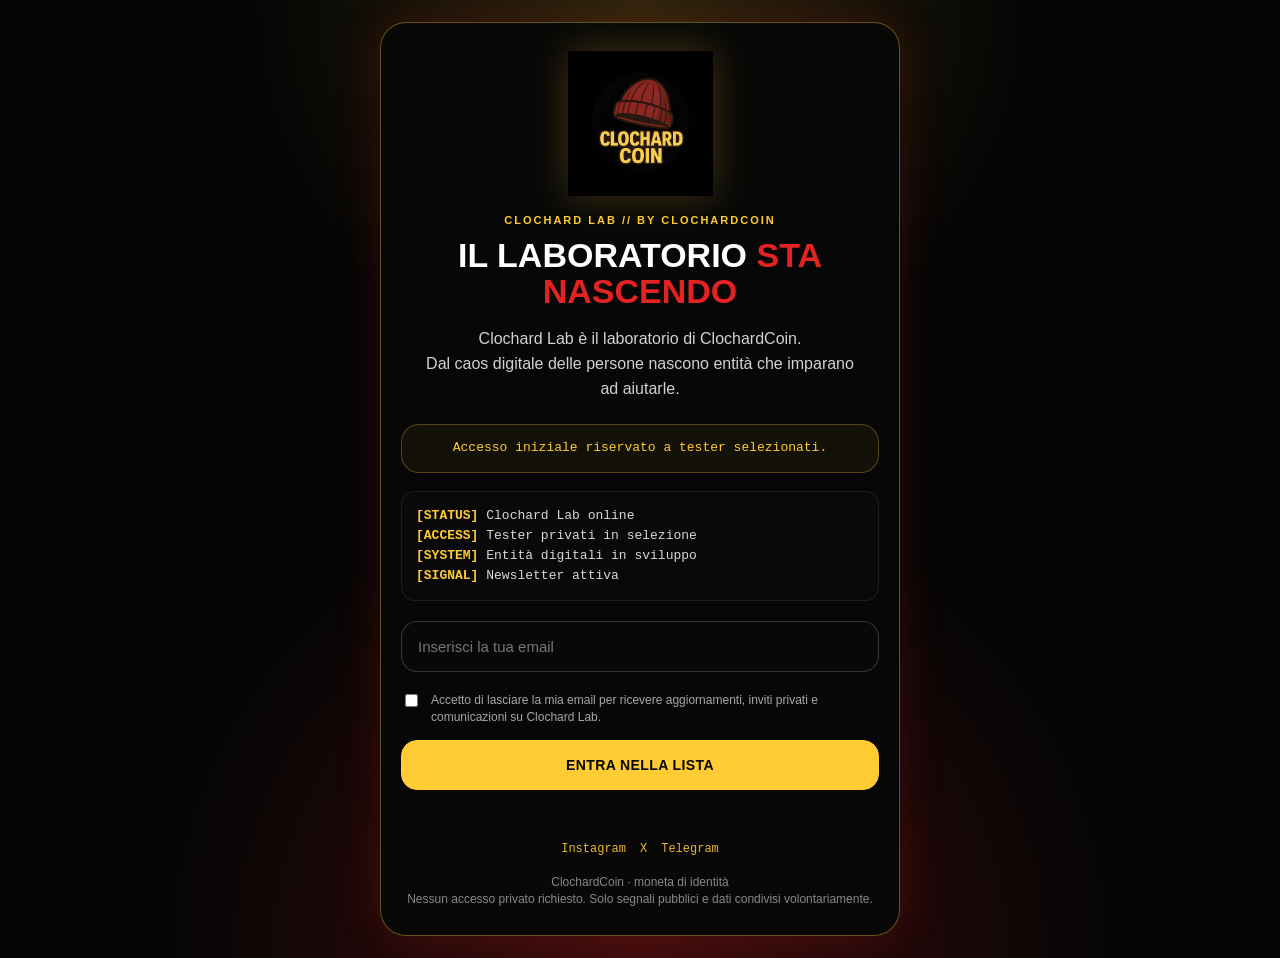
<file: index.html>
<!DOCTYPE html>
<html lang="it">
<head>
  <meta charset="UTF-8" />
  <meta name="viewport" content="width=device-width, initial-scale=1.0" />

  <title>Clochard Lab | Il laboratorio sta nascendo</title>
  <meta name="description" content="Clochard Lab è il laboratorio di ClochardCoin. Dal caos digitale delle persone nascono entità che imparano ad aiutarle." />

  <style>
    * { box-sizing: border-box; }

    :root {
      --black: #050505;
      --panel: rgba(8, 8, 8, 0.94);
      --yellow: #ffcc33;
      --red: #e32222;
      --green: #38ff8b;
      --white: #f5f5f5;
      --muted: #a7a7a7;
    }

    body {
      margin: 0;
      min-height: 100vh;
      font-family: Arial, Helvetica, sans-serif;
      background:
        radial-gradient(circle at top, rgba(255, 204, 51, 0.16), transparent 34%),
        radial-gradient(circle at bottom, rgba(227, 34, 34, 0.26), transparent 42%),
        var(--black);
      color: var(--white);
      display: flex;
      align-items: center;
      justify-content: center;
      padding: 22px;
      text-align: center;
      overflow-x: hidden;
    }

    .card {
      width: 100%;
      max-width: 520px;
      border: 1px solid rgba(255, 204, 51, 0.38);
      background: var(--panel);
      border-radius: 26px;
      padding: 28px 20px;
      box-shadow: 0 0 45px rgba(227, 34, 34, 0.18);
    }

    .logo {
      width: 145px;
      max-width: 70%;
      margin: 0 auto 18px;
      display: block;
      object-fit: contain;
      filter: drop-shadow(0 0 18px rgba(255, 204, 51, 0.22));
    }

    .tag {
      color: var(--yellow);
      letter-spacing: 2px;
      font-size: 11px;
      font-weight: 800;
      margin-bottom: 12px;
      text-transform: uppercase;
    }

    h1 {
      margin: 0;
      font-size: 34px;
      line-height: 1.05;
      color: #fff;
      text-transform: uppercase;
    }

    h1 span { color: var(--red); }

    .subtitle {
      margin: 18px auto 22px;
      color: #d2d2d2;
      line-height: 1.55;
      font-size: 16px;
      text-align: center;
      max-width: 430px;
    }

    .claim {
      border: 1px solid rgba(255, 204, 51, 0.28);
      border-radius: 18px;
      background: rgba(255, 204, 51, 0.055);
      color: var(--yellow);
      padding: 14px;
      margin: 0 0 18px;
      font-family: monospace;
      font-size: 13px;
      line-height: 1.45;
    }

    .terminal-line {
      text-align: left;
      background: #090909;
      border: 1px solid rgba(255,255,255,0.08);
      border-radius: 14px;
      padding: 14px;
      margin: 0 0 20px;
      color: #d8d8d8;
      font-family: monospace;
      font-size: 13px;
      line-height: 1.55;
      overflow: hidden;
    }

    .terminal-line strong { color: var(--yellow); }

    .type-line {
      display: block;
      width: 0;
      overflow: hidden;
      white-space: nowrap;
      animation: typing 1.6s steps(38, end) forwards;
    }

    .type-line:nth-child(2) { animation-delay: 1.6s; }
    .type-line:nth-child(3) { animation-delay: 3.2s; }
    .type-line:nth-child(4) { animation-delay: 4.8s; }

    @keyframes typing {
      from { width: 0; }
      to { width: 100%; }
    }

    form {
      margin-top: 16px;
    }

    input[type="email"] {
      width: 100%;
      padding: 16px;
      border-radius: 16px;
      border: 1px solid rgba(255,255,255,0.18);
      background: #080808;
      color: #fff;
      outline: none;
      font-size: 15px;
      margin-bottom: 12px;
    }

    input[type="email"]:focus {
      border-color: var(--yellow);
      box-shadow: 0 0 18px rgba(255, 204, 51, 0.13);
    }

    .privacy {
      display: flex;
      gap: 10px;
      text-align: left;
      align-items: flex-start;
      color: var(--muted);
      font-size: 12px;
      line-height: 1.4;
      margin: 8px 0 14px;
    }

    .privacy input {
      margin-top: 2px;
      accent-color: var(--yellow);
    }

    button {
      display: block;
      width: 100%;
      padding: 16px;
      border-radius: 16px;
      font-weight: 900;
      color: #050505;
      background: var(--yellow);
      border: 1px solid var(--yellow);
      letter-spacing: 0.4px;
      cursor: pointer;
      font-size: 14px;
    }

    button:disabled {
      opacity: 0.55;
      cursor: not-allowed;
    }

    .message {
      min-height: 22px;
      margin-top: 12px;
      font-family: monospace;
      font-size: 13px;
      line-height: 1.4;
    }

    .message.success { color: var(--green); }
    .message.error { color: var(--red); }

    .social {
      margin-top: 18px;
      display: flex;
      justify-content: center;
      gap: 14px;
      flex-wrap: wrap;
      font-size: 12px;
      font-family: monospace;
    }

    .social a {
      color: var(--yellow);
      text-decoration: none;
      opacity: 0.9;
    }

    .social a:hover {
      opacity: 1;
      text-decoration: underline;
    }

    .footer {
      margin-top: 18px;
      font-size: 12px;
      color: #888;
      line-height: 1.4;
    }
  </style>
</head>

<body>
  <main class="card">
    <img class="logo" src="./assets/logo.png" alt="ClochardCoin logo" />

    <div class="tag">CLOCHARD LAB // BY CLOCHARDCOIN</div>

    <h1>IL LABORATORIO <span>STA NASCENDO</span></h1>

    <p class="subtitle">
      Clochard Lab è il laboratorio di ClochardCoin.<br>
      Dal caos digitale delle persone nascono entità che imparano ad aiutarle.
    </p>

    <div class="claim">
      Accesso iniziale riservato a tester selezionati.
    </div>

    <div class="terminal-line">
      <span class="type-line"><strong>[STATUS]</strong> Clochard Lab online</span>
      <span class="type-line"><strong>[ACCESS]</strong> Tester privati in selezione</span>
      <span class="type-line"><strong>[SYSTEM]</strong> Entità digitali in sviluppo</span>
      <span class="type-line"><strong>[SIGNAL]</strong> Newsletter attiva</span>
    </div>

    <form id="newsletterForm">
      <input
        id="email"
        type="email"
        placeholder="Inserisci la tua email"
        required
        autocomplete="email"
      />

      <label class="privacy">
        <input id="privacy" type="checkbox" required />
        <span>
          Accetto di lasciare la mia email per ricevere aggiornamenti, inviti privati e comunicazioni su Clochard Lab.
        </span>
      </label>

      <button id="submitBtn" type="submit">ENTRA NELLA LISTA</button>

      <div id="message" class="message"></div>
    </form>

    <div class="social">
      <a href="https://www.instagram.com/clochard_coin?igsh=ZGxnbGV1aWs3OGpr" target="_blank" rel="noopener">Instagram</a>
      <a href="https://x.com/clochard_coin?t=2fP9AQMvLICwEX4iauEcXA&s=09" target="_blank" rel="noopener">X</a>
      <a href="https://t.me/+2WX7IXU1CzBlNzc0" target="_blank" rel="noopener">Telegram</a>
    </div>

    <div class="footer">
      ClochardCoin · moneta di identità<br>
      Nessun accesso privato richiesto. Solo segnali pubblici e dati condivisi volontariamente.
    </div>
  </main>

  <script>
    const SUPABASE_URL = "https://ojkhiortqkskiajhfcdg.supabase.co";
    const SUPABASE_ANON_KEY = "eyJhbGciOiJIUzI1NiIsInR5cCI6IkpXVCJ9.eyJpc3MiOiJzdXBhYmFzZSIsInJlZiI6Im9qa2hpb3J0cWtza2lhamhmY2RnIiwicm9sZSI6ImFub24iLCJpYXQiOjE3NzgzNDIyNzIsImV4cCI6MjA5MzkxODI3Mn0.HZEQkGTbQ9-EyRaipB8kcxlXCgbz19XApIIZJuwJEbg";

    const form = document.getElementById("newsletterForm");
    const emailInput = document.getElementById("email");
    const privacyInput = document.getElementById("privacy");
    const submitBtn = document.getElementById("submitBtn");
    const message = document.getElementById("message");

    function showMessage(text, type) {
      message.textContent = text;
      message.className = "message " + type;
    }

    form.addEventListener("submit", async function (event) {
      event.preventDefault();

      const email = emailInput.value.trim().toLowerCase();

      if (!email || !privacyInput.checked) {
        showMessage("[ERROR] Inserisci email e accetta la privacy.", "error");
        return;
      }

      submitBtn.disabled = true;
      submitBtn.textContent = "INVIO IN CORSO...";
      showMessage("[SYSTEM] Registrazione segnale...", "");

      try {
        const response = await fetch(`${SUPABASE_URL}/rest/v1/newsletter_signups`, {
          method: "POST",
          headers: {
            "Content-Type": "application/json",
            "apikey": SUPABASE_ANON_KEY,
            "Authorization": `Bearer ${SUPABASE_ANON_KEY}`,
            "Prefer": "return=minimal"
          },
          body: JSON.stringify({
            email: email,
            source: "clochardcoin_landing",
            status: "active"
          })
        });

        if (response.status === 201) {
          showMessage("[OK] Sei entrato nella lista del laboratorio.", "success");
          form.reset();
          return;
        }

        if (response.status === 409) {
          showMessage("[INFO] Questa email è già nella lista.", "success");
          return;
        }

        showMessage("[ERROR] Registrazione non riuscita. Riprova.", "error");
      } catch (error) {
        showMessage("[ERROR] Connessione al laboratorio non riuscita.", "error");
      } finally {
        submitBtn.disabled = false;
        submitBtn.textContent = "ENTRA NELLA LISTA";
      }
    });
  </script>
</body>
</html>
</file>
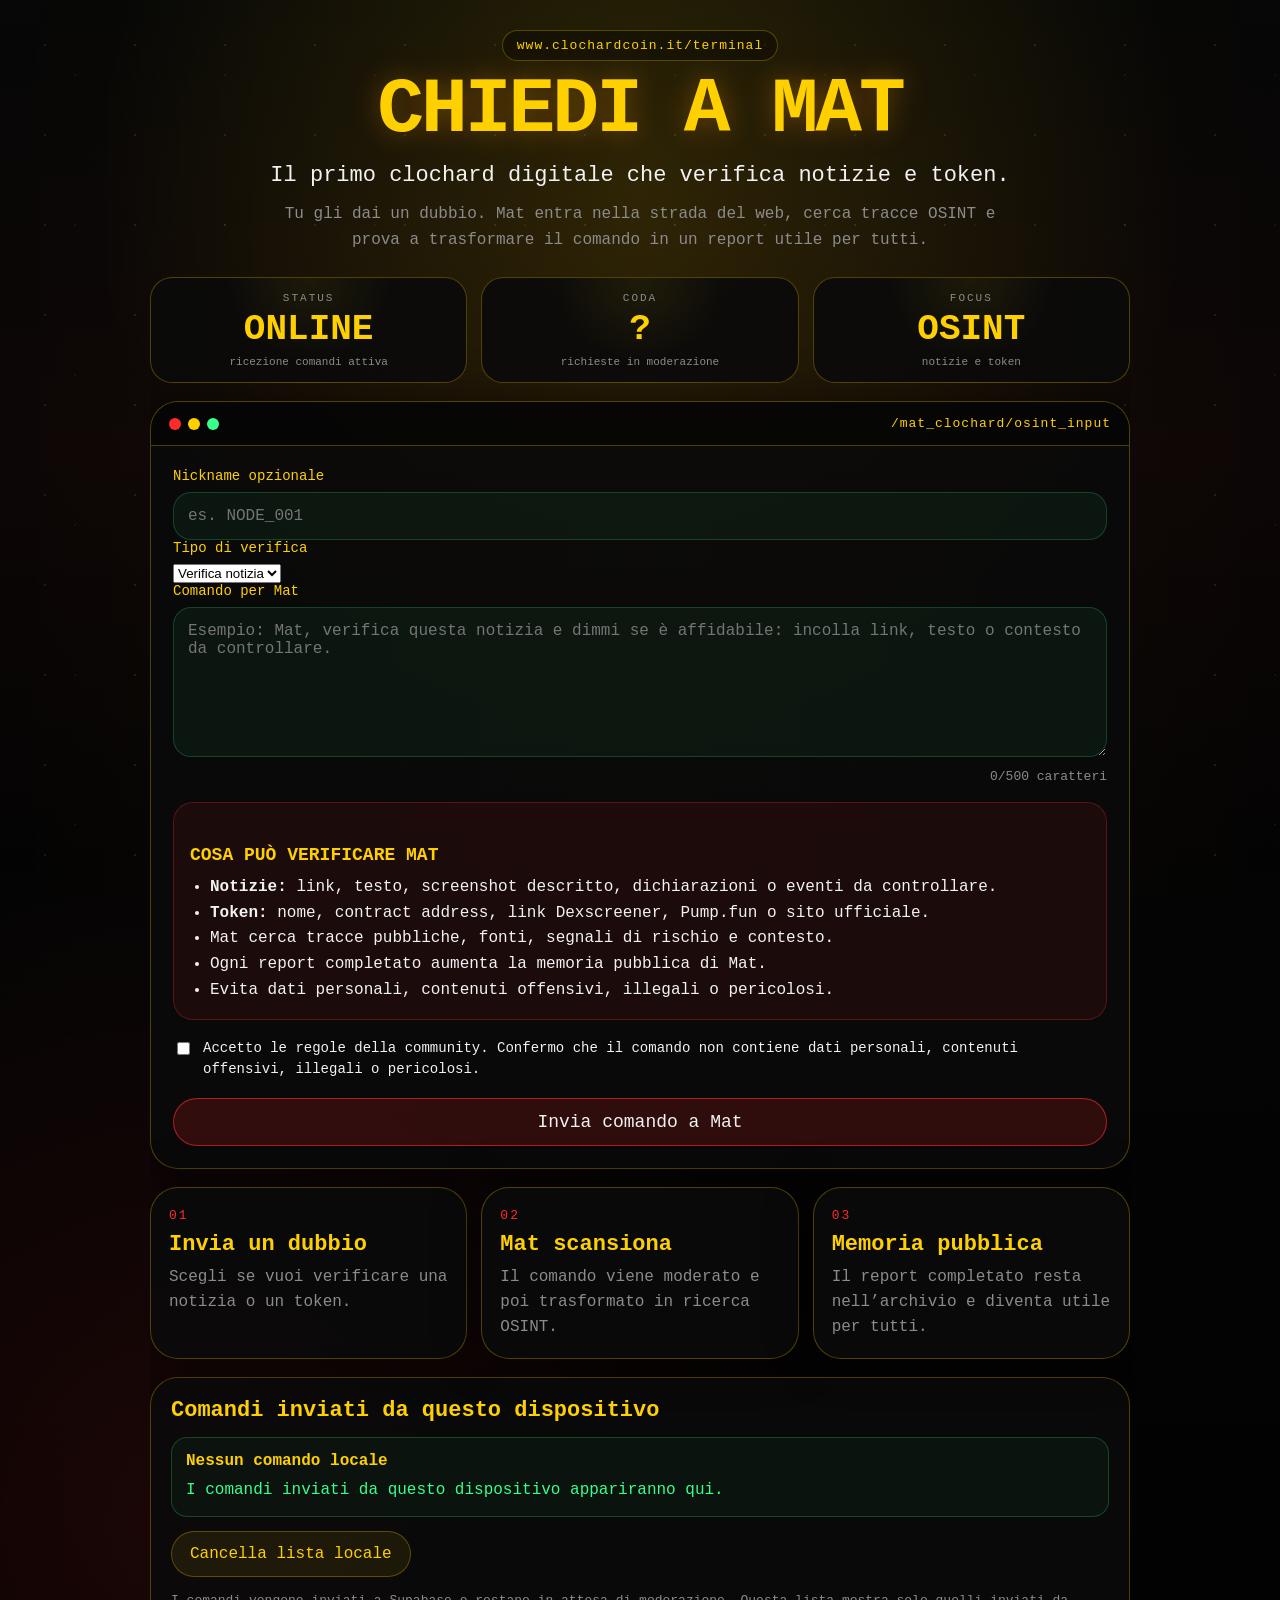
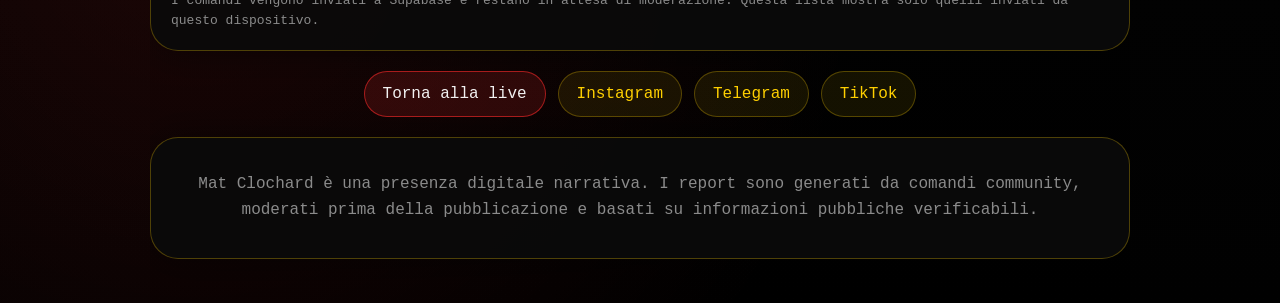
<file: terminal/index.html>
<!DOCTYPE html>
<html lang="it">
<head>
  <meta charset="UTF-8" />
  <meta name="viewport" content="width=device-width, initial-scale=1.0" />

  <title>CHIEDI A MAT</title>
  <meta name="description" content="Terminale pubblico di Mat Clochard. Chiedi al primo clochard digitale di verificare una notizia o un token con metodo OSINT." />

  <link rel="stylesheet" href="./style.css" />
</head>

<body>
  <div class="background-stars"></div>
  <div class="background-glow"></div>

  <main class="page">
    <header class="hero">
      <p class="domain">www.clochardcoin.it/terminal</p>

      <h1>CHIEDI A MAT</h1>

      <p class="subtitle">
        Il primo clochard digitale che verifica notizie e token.
      </p>

      <p class="intro">
        Tu gli dai un dubbio. Mat entra nella strada del web, cerca tracce OSINT
        e prova a trasformare il comando in un report utile per tutti.
      </p>
    </header>

    <section class="mission-status-grid">
      <div class="mission-status-card">
        <span>STATUS</span>
        <strong>ONLINE</strong>
        <small>ricezione comandi attiva</small>
      </div>

      <div class="mission-status-card">
        <span>CODA</span>
        <strong id="pendingCount">...</strong>
        <small>richieste in moderazione</small>
      </div>

      <div class="mission-status-card">
        <span>FOCUS</span>
        <strong>OSINT</strong>
        <small>notizie e token</small>
      </div>
    </section>

    <section class="terminal-card">
      <div class="terminal-top">
        <div class="dots">
          <span></span><span></span><span></span>
        </div>

        <p>/mat_clochard/osint_input</p>
      </div>

      <form id="commandForm" class="command-form">
        <label for="nickname">Nickname opzionale</label>

        <input
          id="nickname"
          name="nickname"
          type="text"
          maxlength="24"
          placeholder="es. NODE_001"
        />

        <label for="missionType">Tipo di verifica</label>

        <select id="missionType" name="missionType" required>
          <option value="news">Verifica notizia</option>
          <option value="token">Verifica token</option>
        </select>

        <label for="command">Comando per Mat</label>

        <textarea
          id="command"
          name="command"
          maxlength="500"
          placeholder="Esempio notizia: Mat, verifica questa notizia e dimmi se è affidabile: [link o testo].&#10;&#10;Esempio token: Mat, verifica questo token e cerca segnali di rischio: [contract address o link]."
          required
        ></textarea>

        <div class="counter">
          <span id="charCount">0</span>/500 caratteri
        </div>

        <div class="rules-box">
          <h2>Cosa può verificare Mat</h2>

          <ul>
            <li><b>Notizie:</b> link, testo, screenshot descritto, dichiarazioni o eventi da controllare.</li>
            <li><b>Token:</b> nome, contract address, link Dexscreener, Pump.fun o sito ufficiale.</li>
            <li>Mat cerca tracce pubbliche, fonti, segnali di rischio e contesto.</li>
            <li>Ogni report completato aumenta la memoria pubblica di Mat.</li>
            <li>Evita dati personali, contenuti offensivi, illegali o pericolosi.</li>
          </ul>
        </div>

        <label class="checkbox-row">
          <input id="rulesAccepted" type="checkbox" required />
          <span>
            Accetto le regole della community. Confermo che il comando non contiene
            dati personali, contenuti offensivi, illegali o pericolosi.
          </span>
        </label>

        <button type="submit" id="submitBtn">
          Invia comando a Mat
        </button>
      </form>

      <div id="successBox" class="success-box hidden">
        <strong>Comando ricevuto.</strong>
        <p>
          Ora entra in moderazione. Se approvato, Mat potrà trasformarlo in un report OSINT pubblico.
        </p>
      </div>
    </section>

    <section class="info-grid">
      <div class="info-card">
        <span>01</span>
        <strong>Invia un dubbio</strong>
        <p>Scegli se vuoi verificare una notizia o un token.</p>
      </div>

      <div class="info-card">
        <span>02</span>
        <strong>Mat scansiona</strong>
        <p>Il comando viene moderato e poi trasformato in ricerca OSINT.</p>
      </div>

      <div class="info-card">
        <span>03</span>
        <strong>Memoria pubblica</strong>
        <p>Il report completato resta nell’archivio e diventa utile per tutti.</p>
      </div>
    </section>

    <section class="last-commands">
      <h2>Comandi inviati da questo dispositivo</h2>

      <div id="commandsList" class="commands-list"></div>

      <button id="clearLocalBtn" type="button">
        Cancella lista locale
      </button>

      <p class="local-note">
        I comandi vengono inviati a Supabase e restano in attesa di moderazione.
        Questa lista mostra solo quelli inviati da questo dispositivo.
      </p>
    </section>

    <section class="actions">
      <a href="../live/" class="primary-link">Torna alla live</a>
      <a href="https://www.instagram.com/clochard_coin?igsh=ZGxnbGV1aWs3OGpr" target="_blank" rel="noopener">Instagram</a>
      <a href="https://t.me/+2WX7IXU1CzBlNzc0" target="_blank" rel="noopener">Telegram</a>
      <a href="https://www.tiktok.com/@matt.clochard?_r=1&_t=ZN-9679EEU85TT" target="_blank" rel="noopener">TikTok</a>
    </section>

    <footer class="footer">
      <p>
        Mat Clochard è una presenza digitale narrativa. I report sono generati da comandi community,
        moderati prima della pubblicazione e basati su informazioni pubbliche verificabili.
      </p>
    </footer>
  </main>

  <div id="toast" class="toast"></div>

  <script src="./script.js?v=3"></script>
</body>
</html>
</file>
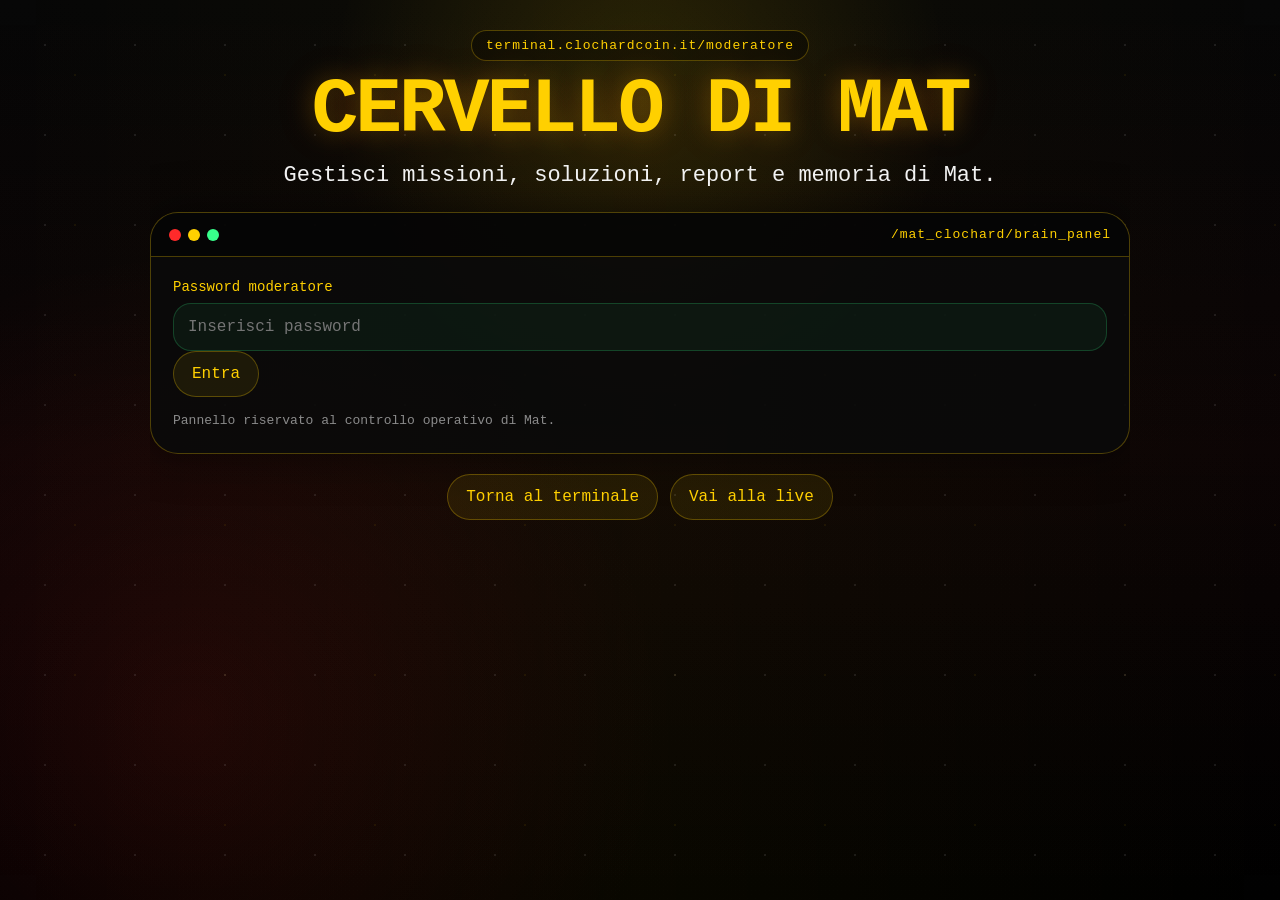
<file: terminal/moderatore.html>
<!DOCTYPE html>
<html lang="it">
<head>
  <meta charset="UTF-8" />
  <meta name="viewport" content="width=device-width, initial-scale=1.0" />

  <title>Cervello Mat Clochard</title>

  <link rel="stylesheet" href="./style.css" />
</head>

<body>
  <div class="background-stars"></div>
  <div class="background-glow"></div>

  <main class="page">
    <header class="hero">
      <p class="domain">terminal.clochardcoin.it/moderatore</p>
      <h1>CERVELLO DI MAT</h1>
      <p class="subtitle">Gestisci missioni, soluzioni, report e memoria di Mat.</p>
    </header>

    <section class="terminal-card">
      <div class="terminal-top">
        <div class="dots"><span></span><span></span><span></span></div>
        <p>/mat_clochard/brain_panel</p>
      </div>

      <div class="command-form" id="loginBox">
        <label for="adminPassword">Password moderatore</label>
        <input id="adminPassword" type="password" placeholder="Inserisci password" />
        <button id="loginBtn" type="button">Entra</button>
        <p class="local-note">Pannello riservato al controllo operativo di Mat.</p>
      </div>

      <div class="command-form hidden" id="moderationBox">
        <h2>Stato ecosistema</h2>

        <label for="matStatus">Status Mat</label>
        <input id="matStatus" type="text" placeholder="ONLINE" />

        <label for="matMode">Modalità Mat</label>
        <select id="matMode">
          <option value="IDLE">IDLE</option>
          <option value="SCANNING">SCANNING</option>
          <option value="ANALYZING">ANALYZING</option>
          <option value="EXECUTING">EXECUTING</option>
          <option value="REPORTING">REPORTING</option>
          <option value="COMPLETED">COMPLETED</option>
          <option value="ALERT">ALERT</option>
        </select>

        <label for="matEnergy">Energia Mat %</label>
        <input id="matEnergy" type="number" min="0" max="100" placeholder="21" />

        <label for="liveDate">Data live</label>
        <input id="liveDate" type="date" />

        <label for="dailyObjective">Missione attiva</label>
        <input id="dailyObjective" type="text" placeholder="Missione ricevuta dalla community" />

        <h2>Soluzione / Report di Mat</h2>

        <label for="activeCommandId">ID comando attivo</label>
        <input id="activeCommandId" type="text" readonly placeholder="Nessun comando attivo" />

        <label for="activeNickname">Utente comando attivo</label>
        <input id="activeNickname" type="text" readonly placeholder="Nessun utente attivo" />

        <label for="activeCommand">Comando ricevuto</label>
        <textarea id="activeCommand" rows="3" readonly placeholder="Nessun comando attivo"></textarea>

        <label for="matSolution">Soluzione di Mat</label>
        <textarea id="matSolution" rows="6" placeholder="Scrivi qui la soluzione/report di Mat. Quando pubblichi, verrà salvata nell’archivio dei report."></textarea>

        <button id="publishSolutionBtn" type="button" class="gold-btn">
          Pubblica soluzione e archivia report
        </button>

        <h2>Metriche social</h2>

        <label for="instagramFollowers">Follower Instagram</label>
        <input id="instagramFollowers" type="number" />

        <label for="telegramFollowers">Follower Telegram</label>
        <input id="telegramFollowers" type="number" />

        <label for="tiktokFollowers">Follower TikTok</label>
        <input id="tiktokFollowers" type="number" />

        <label for="youtubeStatus">Status YouTube</label>
        <input id="youtubeStatus" type="text" placeholder="A BREVE" />

        <h2>Wallet / ricarica Mat</h2>

        <label for="solanaWallet">Wallet Solana</label>
        <input id="solanaWallet" type="text" />

        <label for="minimumDonation">Ricarica minima</label>
        <input id="minimumDonation" type="text" placeholder="0.01 SOL" />

        <h2>Link ecosistema</h2>

        <label for="instagramLink">Instagram link</label>
        <input id="instagramLink" type="url" />

        <label for="telegramLink">Telegram link</label>
        <input id="telegramLink" type="url" />

        <label for="tiktokLink">TikTok link</label>
        <input id="tiktokLink" type="url" />

        <label for="terminalLink">Terminale link</label>
        <input id="terminalLink" type="url" />

        <label for="liveLink">Live link</label>
        <input id="liveLink" type="url" />

        <h2>Log live</h2>

        <label for="log06">BOOT</label>
        <textarea id="log06" rows="3"></textarea>

        <label for="log09">MISSIONE RICEVUTA</label>
        <textarea id="log09" rows="3"></textarea>

        <label for="log12">SCANSIONE</label>
        <textarea id="log12" rows="3"></textarea>

        <label for="log15">RISULTATO PARZIALE</label>
        <textarea id="log15" rows="3"></textarea>

        <label for="log18">ANALISI MAT</label>
        <textarea id="log18" rows="3"></textarea>

        <label for="log20">REPORT</label>
        <textarea id="log20" rows="3"></textarea>

        <button id="saveLiveConfigBtn" type="button">Salva cervello live</button>

        <hr />

        <h2>Missioni community</h2>

        <label for="missionFilter">Filtro missioni</label>
        <select id="missionFilter">
          <option value="pending">Pending</option>
          <option value="approved">Approved</option>
          <option value="rejected">Rejected</option>
          <option value="completed">Completed</option>
          <option value="all">Tutte</option>
        </select>

        <div class="actions" style="justify-content:flex-start;margin:14px 0;">
          <button id="refreshBtn" type="button">Aggiorna missioni</button>
          <button id="logoutBtn" type="button">Esci</button>
        </div>

        <div id="moderationList" class="commands-list"></div>
      </div>
    </section>

    <section class="actions">
      <a href="./">Torna al terminale</a>
      <a href="../live/">Vai alla live</a>
    </section>
  </main>

  <div id="toast" class="toast"></div>

  <script src="./moderatore.js?v=32"></script>
</body>
</html>
</file>
<file: terminal/style.css>
:root {
  --black: #030303;
  --panel: rgba(10, 10, 10, 0.9);
  --yellow: #ffd000;
  --red: #ff2a2a;
  --green: #38ff8b;
  --white: #f2f2f2;
  --muted: #8b8b8b;
  --border-yellow: rgba(255, 208, 0, 0.28);
  --border-red: rgba(255, 42, 42, 0.28);
}

* {
  box-sizing: border-box;
}

html {
  background: var(--black);
}

body {
  margin: 0;
  min-height: 100vh;
  background:
    radial-gradient(circle at 50% 10%, rgba(255, 208, 0, 0.12), transparent 30%),
    radial-gradient(circle at 15% 80%, rgba(255, 42, 42, 0.1), transparent 36%),
    linear-gradient(180deg, #070707 0%, #010101 100%);
  color: var(--white);
  font-family: Consolas, Monaco, "Courier New", monospace;
}

.background-stars {
  position: fixed;
  inset: 0;
  opacity: 0.32;
  pointer-events: none;
  background-image:
    radial-gradient(rgba(255, 255, 255, 0.28) 1px, transparent 1px),
    radial-gradient(rgba(255, 208, 0, 0.2) 1px, transparent 1px);
  background-size: 90px 90px, 150px 150px;
  animation: starDrift 52s linear infinite;
}

.background-glow {
  position: fixed;
  inset: 0;
  pointer-events: none;
  background:
    linear-gradient(90deg, transparent, rgba(255, 208, 0, 0.035), transparent),
    linear-gradient(180deg, transparent, rgba(255, 42, 42, 0.035), transparent);
}

@keyframes starDrift {
  from {
    transform: translateY(0);
  }

  to {
    transform: translateY(-220px);
  }
}

.page {
  position: relative;
  z-index: 1;
  width: min(980px, calc(100% - 24px));
  margin: 0 auto;
  padding: 30px 0 44px;
}

.hero {
  text-align: center;
  margin-bottom: 24px;
}

.domain {
  display: inline-flex;
  margin: 0 0 12px;
  padding: 7px 14px;
  border: 1px solid var(--border-yellow);
  border-radius: 999px;
  color: var(--yellow);
  background: rgba(0, 0, 0, 0.35);
  font-size: 13px;
  letter-spacing: 1px;
}

h1 {
  margin: 0;
  color: var(--yellow);
  font-size: clamp(36px, 8vw, 78px);
  line-height: 0.95;
  letter-spacing: -3px;
  text-shadow:
    0 0 24px rgba(255, 208, 0, 0.25),
    0 0 44px rgba(255, 42, 42, 0.16);
}

.subtitle {
  margin: 16px auto 0;
  max-width: 760px;
  font-size: clamp(16px, 3vw, 22px);
}

.intro {
  margin: 14px auto 0;
  max-width: 760px;
  color: var(--muted);
  line-height: 1.6;
}

.terminal-card,
.info-card,
.last-commands,
.footer {
  border: 1px solid var(--border-yellow);
  border-radius: 28px;
  background: var(--panel);
  box-shadow: 0 0 44px rgba(0, 0, 0, 0.52);
}

.terminal-card {
  overflow: hidden;
}

.terminal-top {
  display: flex;
  align-items: center;
  justify-content: space-between;
  gap: 16px;
  padding: 14px 18px;
  border-bottom: 1px solid var(--border-yellow);
  background: rgba(0, 0, 0, 0.42);
}

.terminal-top p {
  margin: 0;
  color: var(--yellow);
  font-size: 13px;
  letter-spacing: 1px;
}

.dots {
  display: flex;
  gap: 7px;
}

.dots span {
  width: 12px;
  height: 12px;
  border-radius: 50%;
  background: var(--red);
}

.dots span:nth-child(2) {
  background: var(--yellow);
}

.dots span:nth-child(3) {
  background: var(--green);
}

.command-form {
  padding: 22px;
}

label {
  display: block;
  margin: 0 0 8px;
  color: var(--yellow);
  font-size: 14px;
}

input,
textarea {
  width: 100%;
  border: 1px solid rgba(56, 255, 139, 0.2);
  border-radius: 18px;
  background: rgba(56, 255, 139, 0.055);
  color: var(--green);
  font: inherit;
  padding: 14px;
  outline: none;
}

input:focus,
textarea:focus {
  border-color: rgba(255, 208, 0, 0.62);
  box-shadow: 0 0 18px rgba(255, 208, 0, 0.12);
}

textarea {
  min-height: 150px;
  margin-top: 0;
  resize: vertical;
}

.counter {
  text-align: right;
  margin-top: 7px;
  color: var(--muted);
  font-size: 13px;
}

.rules-box {
  margin: 18px 0;
  padding: 16px;
  border: 1px solid var(--border-red);
  border-radius: 20px;
  background: rgba(255, 42, 42, 0.08);
}

.rules-box h2 {
  margin: 0 0 10px;
  color: var(--red);
  font-size: 18px;
}

.rules-box ul {
  margin: 0;
  padding-left: 20px;
  color: var(--white);
  line-height: 1.6;
}

.checkbox-row {
  display: flex;
  align-items: flex-start;
  gap: 10px;
  color: var(--white);
  line-height: 1.5;
  margin: 18px 0;
}

.checkbox-row input {
  width: auto;
  margin-top: 4px;
}

button,
.actions a {
  appearance: none;
  border: 1px solid var(--border-yellow);
  border-radius: 999px;
  padding: 13px 18px;
  background: rgba(255, 208, 0, 0.08);
  color: var(--yellow);
  font: inherit;
  text-decoration: none;
  cursor: pointer;
  transition:
    transform 0.18s ease,
    background 0.18s ease,
    border-color 0.18s ease;
}

button:hover,
.actions a:hover {
  transform: translateY(-2px);
  background: rgba(255, 208, 0, 0.15);
  border-color: rgba(255, 208, 0, 0.68);
}

#submitBtn {
  width: 100%;
  border-color: rgba(255, 42, 42, 0.62);
  background: rgba(255, 42, 42, 0.16);
  color: var(--white);
  font-size: 18px;
}

.success-box {
  margin: 0 22px 22px;
  padding: 16px;
  border: 1px solid rgba(56, 255, 139, 0.28);
  border-radius: 18px;
  background: rgba(56, 255, 139, 0.07);
  color: var(--green);
}

.success-box p {
  margin: 8px 0 0;
  color: var(--white);
  line-height: 1.5;
}

.hidden {
  display: none;
}

.info-grid {
  display: grid;
  grid-template-columns: repeat(3, 1fr);
  gap: 14px;
  margin-top: 18px;
}

.info-card {
  padding: 18px;
}

.info-card span {
  color: var(--red);
  font-size: 13px;
  letter-spacing: 2px;
}

.info-card strong {
  display: block;
  margin-top: 8px;
  color: var(--yellow);
  font-size: 22px;
}

.info-card p {
  margin: 8px 0 0;
  color: var(--muted);
  line-height: 1.55;
}

.last-commands {
  margin-top: 18px;
  padding: 20px;
}

.last-commands h2 {
  margin: 0 0 14px;
  color: var(--yellow);
  font-size: 22px;
}

.commands-list {
  display: grid;
  gap: 10px;
}

.command-item {
  padding: 14px;
  border: 1px solid rgba(56, 255, 139, 0.16);
  border-radius: 16px;
  background: rgba(56, 255, 139, 0.045);
}

.command-item strong {
  color: var(--yellow);
}

.command-item p {
  margin: 6px 0 0;
  color: var(--green);
  line-height: 1.5;
}

.command-item small {
  display: block;
  margin-top: 8px;
  color: var(--muted);
}

#clearLocalBtn {
  margin-top: 14px;
}

.local-note {
  margin: 14px 0 0;
  color: var(--muted);
  font-size: 13px;
  line-height: 1.5;
}

.actions {
  display: flex;
  flex-wrap: wrap;
  justify-content: center;
  gap: 12px;
  margin: 20px 0;
}

.actions .primary-link {
  border-color: rgba(255, 42, 42, 0.58);
  background: rgba(255, 42, 42, 0.14);
  color: var(--white);
}

.footer {
  padding: 18px;
  color: var(--muted);
  line-height: 1.6;
  text-align: center;
}

.toast {
  position: fixed;
  left: 50%;
  bottom: 24px;
  z-index: 10;
  transform: translateX(-50%) translateY(20px);
  padding: 12px 16px;
  border: 1px solid var(--border-yellow);
  border-radius: 999px;
  background: rgba(0, 0, 0, 0.9);
  color: var(--yellow);
  opacity: 0;
  pointer-events: none;
  transition:
    opacity 0.25s ease,
    transform 0.25s ease;
}

.toast.show {
  opacity: 1;
  transform: translateX(-50%) translateY(0);
}

@media (max-width: 760px) {
  .page {
    width: min(100% - 18px, 980px);
    padding-top: 20px;
  }

  h1 {
    letter-spacing: -1px;
  }

  .info-grid {
    grid-template-columns: 1fr;
  }

  .actions {
    flex-direction: column;
  }

  .actions a,
  .actions button {
    width: 100%;
    text-align: center;
  }
}
.gold-btn {
  margin-top: 10px;
  background: #e6b800 !important;
  color: #000 !important;
}

.command-form h2 {
  margin-top: 26px;
  color: var(--yellow);
  text-transform: uppercase;
}

.command-form hr {
  margin: 28px 0;
  border: 0;
  border-top: 1px solid rgba(255, 208, 0, 0.25);
}
/* TERMINALE MISSIONI */

.mission-status-grid {
  display: grid;
  grid-template-columns: repeat(3, 1fr);
  gap: 14px;
  margin-bottom: 18px;
}

.mission-status-card {
  min-height: 104px;
  padding: 14px;
  border: 1px solid var(--border-yellow);
  border-radius: 22px;
  background:
    radial-gradient(circle at 50% 0%, rgba(255, 208, 0, 0.08), transparent 44%),
    var(--panel);
  text-align: center;
  display: grid;
  align-content: center;
}

.mission-status-card span {
  color: var(--muted);
  font-size: 11px;
  letter-spacing: 2px;
}

.mission-status-card strong {
  display: block;
  margin-top: 8px;
  color: var(--yellow);
  font-size: clamp(24px, 5vw, 36px);
  line-height: 1;
}

.mission-status-card small {
  display: block;
  margin-top: 8px;
  color: var(--muted);
  font-size: 11px;
}

@media (max-width: 760px) {
  .mission-status-grid {
    grid-template-columns: 1fr;
  }
}
/* FIX MODERATORE OSINT - MOBILE CARD PULITA */

html,
body {
  width: 100%;
  max-width: 100%;
  overflow-x: hidden;
}

.page,
.terminal-card,
.command-form,
.commands-list,
.command-item {
  max-width: 100%;
  min-width: 0;
  overflow-x: hidden;
}

.command-item {
  position: relative;
  width: 100%;
  padding: 14px;
  border-color: rgba(56, 255, 139, 0.22);
}

.command-item strong,
.command-item small,
.command-item p,
.command-item a {
  max-width: 100%;
  min-width: 0;
}

.command-item p {
  display: block;
  margin: 8px 0 0;
  color: var(--green);
  line-height: 1.55;
  white-space: normal;
  overflow-wrap: anywhere;
  word-break: break-word;
}

.command-item a {
  display: inline;
  color: var(--yellow);
  text-decoration: underline;
  text-underline-offset: 3px;
  overflow-wrap: anywhere;
  word-break: break-all;
}

.command-item small {
  display: block;
  max-width: 100%;
  margin-top: 10px;
  color: var(--muted);
  overflow-wrap: anywhere;
  word-break: break-word;
}

.mission-badge {
  display: inline-flex;
  width: fit-content;
  max-width: 100%;
  margin-bottom: 10px;
  padding: 5px 10px;
  border: 1px solid rgba(255, 208, 0, 0.34);
  border-radius: 999px;
  background: rgba(255, 208, 0, 0.08);
  color: var(--yellow);
  font-size: 12px;
  letter-spacing: 2px;
  font-weight: 900;
}

.command-item.mission-token {
  border-color: rgba(255, 42, 42, 0.34);
  background:
    linear-gradient(90deg, rgba(255, 42, 42, 0.08), rgba(56, 255, 139, 0.035)),
    rgba(56, 255, 139, 0.045);
}

.command-item.mission-news {
  border-color: rgba(56, 255, 139, 0.28);
  background:
    linear-gradient(90deg, rgba(56, 255, 139, 0.07), rgba(255, 208, 0, 0.035)),
    rgba(56, 255, 139, 0.045);
}

.command-item.mission-token .mission-badge {
  border-color: rgba(255, 42, 42, 0.52);
  background: rgba(255, 42, 42, 0.12);
  color: var(--red);
}

.command-item.mission-news .mission-badge {
  border-color: rgba(56, 255, 139, 0.4);
  background: rgba(56, 255, 139, 0.08);
  color: var(--green);
}

.command-item .actions {
  display: flex;
  flex-wrap: wrap;
  gap: 8px;
  max-width: 100%;
  overflow: hidden;
}

.command-item .actions button {
  max-width: 100%;
  white-space: normal;
  overflow-wrap: anywhere;
}

@media (max-width: 760px) {
  .page {
    width: calc(100% - 18px);
  }

  .command-form {
    padding: 16px;
  }

  .commands-list {
    width: 100%;
  }

  .command-item {
    width: 100%;
    padding: 14px;
    border-radius: 18px;
  }

  .command-item p {
    font-size: 15px;
    line-height: 1.55;
  }

  .command-item a {
    display: inline;
    word-break: break-all;
  }

  .command-item .actions {
    display: grid;
    grid-template-columns: 1fr;
    width: 100%;
  }

  .command-item .actions button {
    width: 100%;
  }

  .terminal-top {
    overflow: hidden;
  }

  .terminal-top p {
    overflow-wrap: anywhere;
    word-break: break-word;
  }
}
</file>
